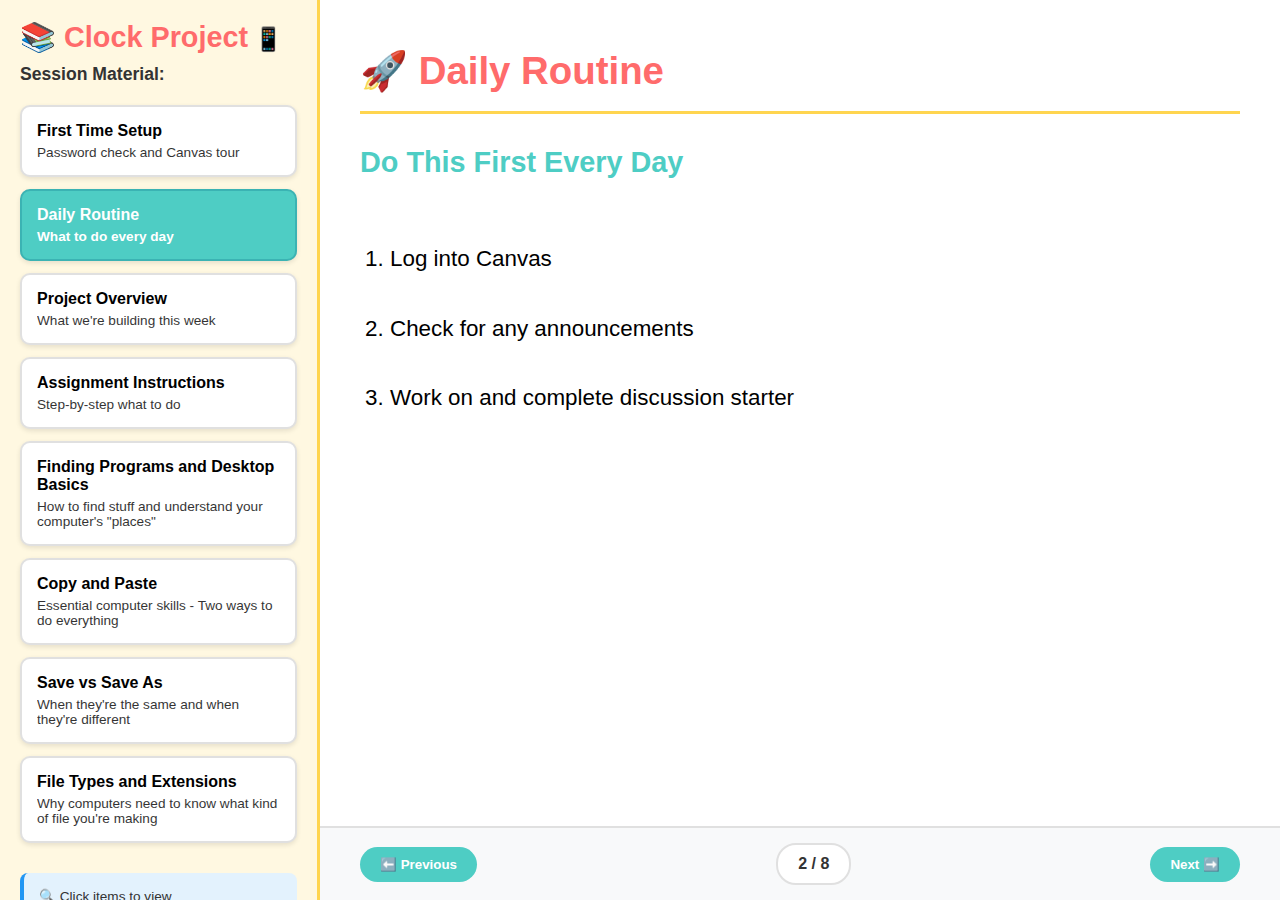
<file: 01-clock-project/presentation.html>
<!DOCTYPE html>
<html lang="en">
<head>
    <meta charset="UTF-8">
    <meta name="viewport" content="width=device-width, initial-scale=1.0">
    <title>STEM Clock Project - Teaching Tool</title>
    <link rel="stylesheet" href="simple-styles.css">
</head>
<body>
    <div id="app">
        <div id="sidebar">
            <h2>📚 Clock Project</h2>
            <h3>Session Material:</h3>
            <div id="session-list">
                <!-- Session items will be loaded here -->
            </div>
            <div id="navigation-help">
                <p>🔍 Click items to view</p>
                <p>⬅️ ➡️ Arrow keys to navigate</p>
            </div>
        </div>
        
        <div id="main-content">
            <div id="slide-container">
                <div id="current-slide">
                    <h1>🕐 Clock Project</h1>
                    <h2>Personal Desktop Clock</h2>
                    <p><em>Select session material from the sidebar to begin teaching</em></p>
                </div>
            </div>
            
            <div id="slide-navigation">
                <button id="prev-btn" disabled>⬅️ Previous</button>
                <span id="slide-counter">Welcome</span>
                <button id="next-btn" disabled>Next ➡️</button>
            </div>
        </div>
    </div>

    <script src="simple-presentation.js"></script>
</body>
</html>
</file>
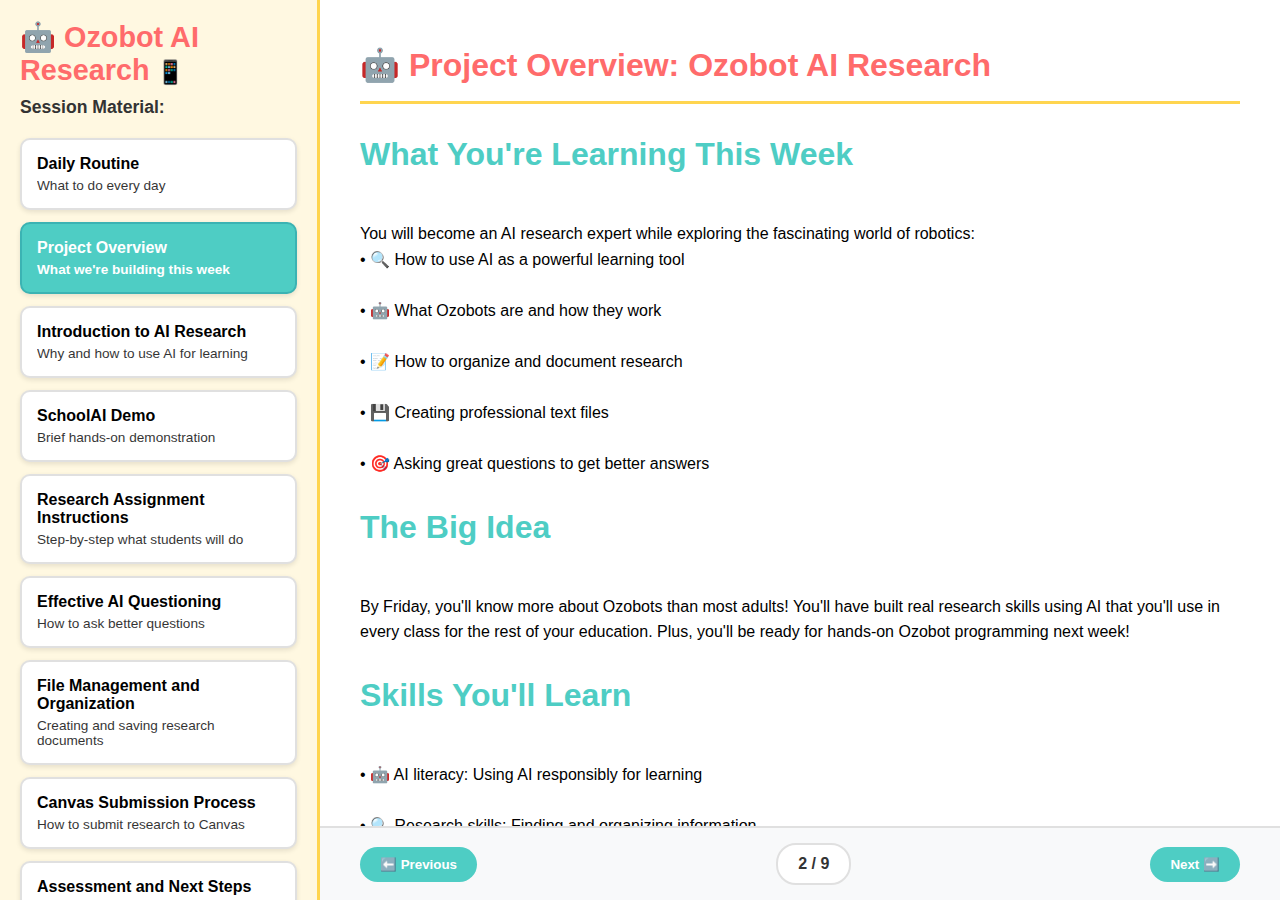
<file: 02-ozobot-ai-research/presentation.html>
<!DOCTYPE html>
<html lang="en">
<head>
    <meta charset="UTF-8">
    <meta name="viewport" content="width=device-width, initial-scale=1.0">
    <title>STEM Ozobot AI Research Project - Teaching Tool</title>
    <link rel="stylesheet" href="simple-styles.css">
</head>
<body>
    <div id="app">
        <div id="sidebar">
            <h2>🤖 Ozobot AI Research</h2>
            <h3>Session Material:</h3>
            <div id="session-list">
                <!-- Session items will be loaded here -->
            </div>
            <div id="navigation-help">
                <p>🔍 Click items to view</p>
                <p>⬅️ ➡️ Arrow keys to navigate</p>
            </div>
        </div>
        
        <div id="main-content">
            <div id="slide-container">
                <div id="current-slide">
                    <h1>🤖 Ozobot AI Research Project</h1>
                    <h2>Learning with AI + Robotics</h2>
                    <p><em>Select session material from the sidebar to begin teaching</em></p>
                </div>
            </div>
            
            <div id="slide-navigation">
                <button id="prev-btn" disabled>⬅️ Previous</button>
                <span id="slide-counter">Welcome</span>
                <button id="next-btn" disabled>Next ➡️</button>
            </div>
        </div>
    </div>

    <script src="simple-presentation.js"></script>
</body>
</html>
</file>
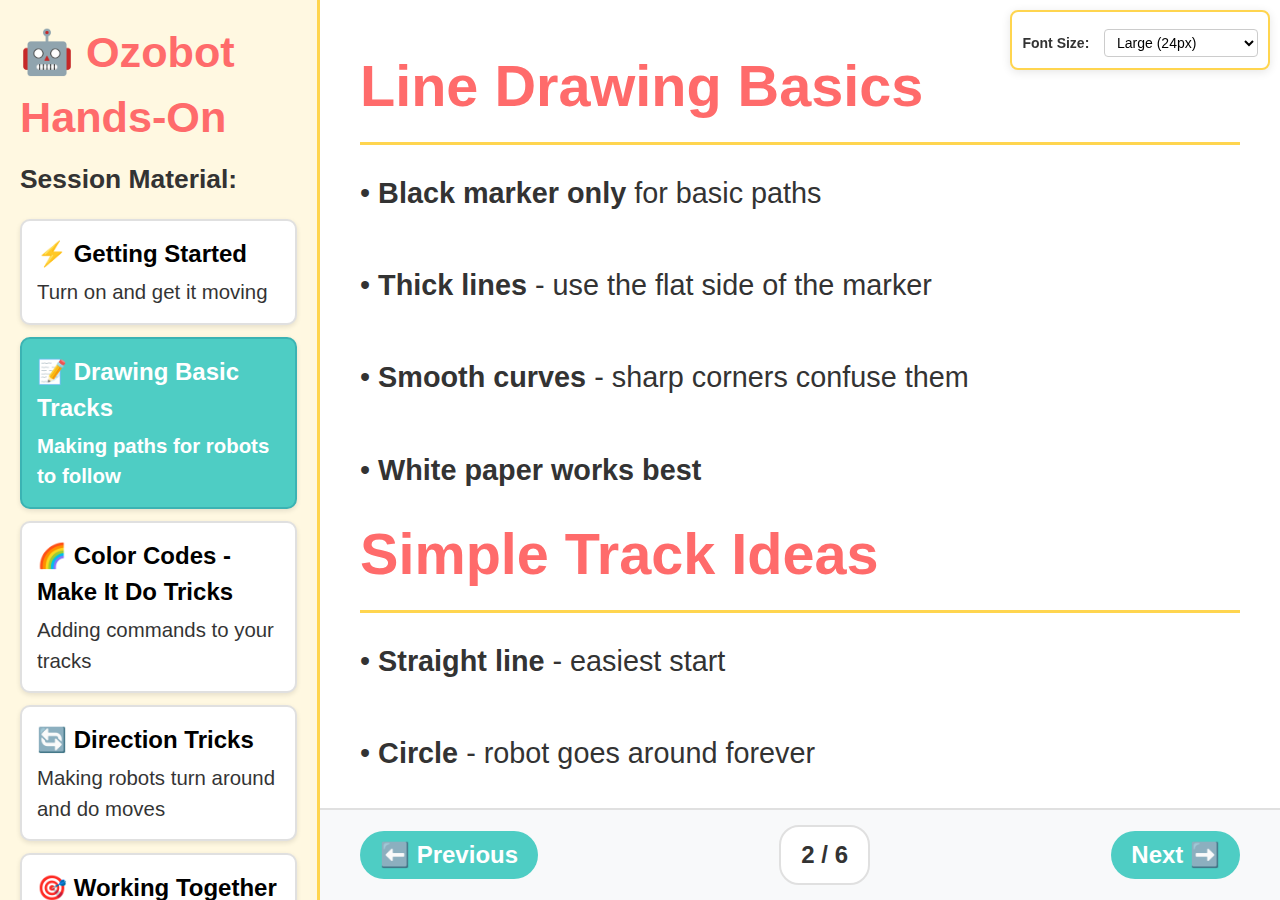
<file: 03-ozobot-experiments/presentation.html>
<!DOCTYPE html>
<html lang="en">
<head>
    <meta charset="UTF-8">
    <meta name="viewport" content="width=device-width, initial-scale=1.0">
    <title>Ozobot Hands-On Experiments - Teaching Tool</title>
    <link rel="stylesheet" href="simple-styles.css?v=1">
</head>
<body>
    <div id="app">
        <div id="font-control">
            <label for="font-size">Font Size:</label>
            <select id="font-size">
                <option value="20">Small (20px)</option>
                <option value="22">Medium (22px)</option>
                <option value="24" selected>Large (24px)</option>
                <option value="26">Extra Large (26px)</option>
                <option value="30">Huge (30px)</option>
            </select>
        </div>
        
        <div id="sidebar">
            <h2>🤖 Ozobot Hands-On</h2>
            <h3>Session Material:</h3>
            <div id="session-list">
                <!-- Session items will be loaded here -->
            </div>
            <div id="navigation-help">
                <p>🔍 Click items to view</p>
                <p>⬅️ ➡️ Arrow keys to navigate</p>
            </div>
        </div>
        
        <div id="main-content">
            <div id="slide-container">
                <div id="current-slide">
                    <h1>🤖 Ozobot Hands-On Experiments</h1>
                    <h2>Learning by Doing</h2>
                    <p><em>Select session material from the sidebar to begin teaching</em></p>
                </div>
            </div>
            
            <div id="slide-navigation">
                <button id="prev-btn" disabled>⬅️ Previous</button>
                <span id="slide-counter">Welcome</span>
                <button id="next-btn" disabled>Next ➡️</button>
            </div>
        </div>
    </div>

    <script src="simple-presentation.js"></script>
</body>
</html>
</file>
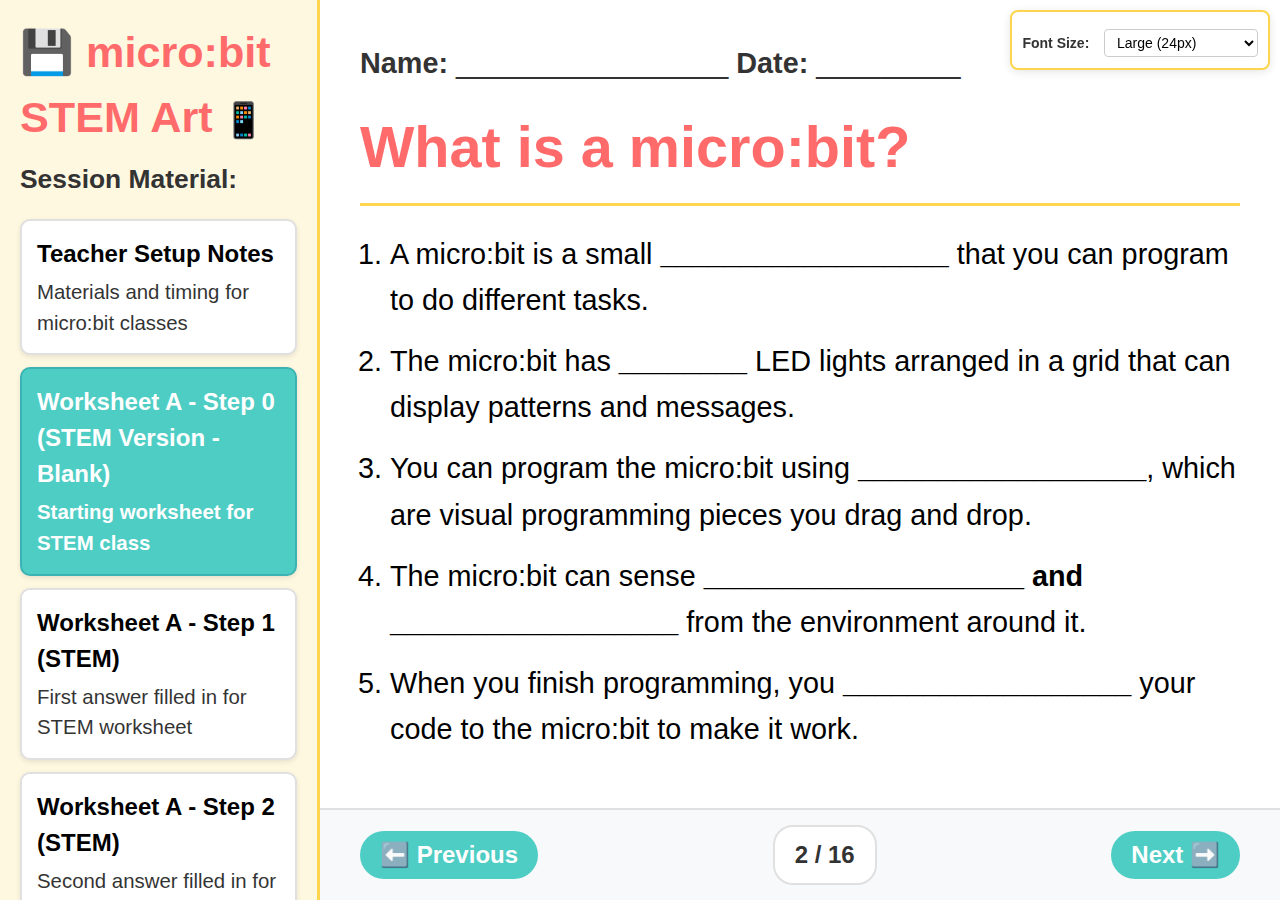
<file: 05-microbit-stem-art/presentation.html>
<!DOCTYPE html>
<html lang="en">
<head>
    <meta charset="UTF-8">
    <meta name="viewport" content="width=device-width, initial-scale=1.0">
    <title>micro:bit STEM Art Project - Teaching Tool</title>
    <link rel="stylesheet" href="simple-styles.css?v=6">
</head>
<body>
    <div id="app">
        <div id="font-control">
            <label for="font-size">Font Size:</label>
            <select id="font-size">
                <option value="20">Small (20px)</option>
                <option value="22">Medium (22px)</option>
                <option value="24" selected>Large (24px)</option>
                <option value="26">Extra Large (26px)</option>
                <option value="30">Huge (30px)</option>
            </select>
        </div>
        
        <div id="sidebar">
            <h2>💾 micro:bit STEM Art</h2>
            <h3>Session Material:</h3>
            <div id="session-list">
                <!-- Session items will be loaded here -->
            </div>
            <div id="navigation-help">
                <p>🔍 Click items to view</p>
                <p>⬅️ ➡️ Arrow keys to navigate</p>
            </div>
        </div>
        
        <div id="main-content">
            <div id="slide-container">
                <div id="current-slide">
                    <h1>💾 micro:bit STEM Art Project</h1>
                    <h2>Programming + Physical Computing</h2>
                    <p><em>Select session material from the sidebar to begin teaching</em></p>
                </div>
            </div>
            
            <div id="slide-navigation">
                <button id="prev-btn" disabled>⬅️ Previous</button>
                <span id="slide-counter">Welcome</span>
                <button id="next-btn" disabled>Next ➡️</button>
            </div>
        </div>
    </div>

    <script src="simple-presentation.js"></script>
</body>
</html>
</file>
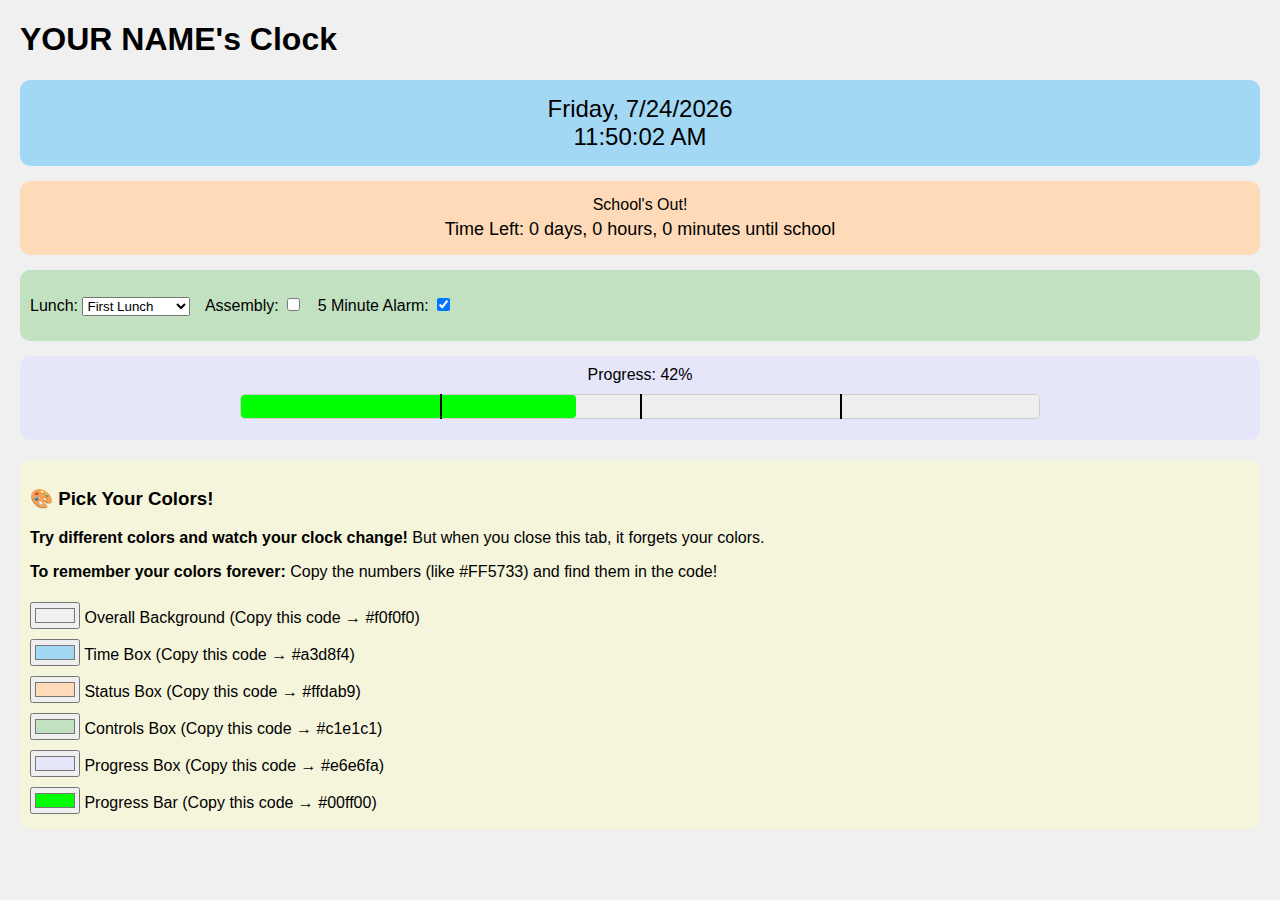
<file: 01-clock-project/code/clock.html>
<!DOCTYPE html>
<!-- Welcome to HTML! This is a comment - it won't show on your website but helps explain things -->
<!-- HTML is like the skeleton of a website - it holds everything together! -->
<html>
<head>
    <!-- The head section has information ABOUT your website, but doesn't show on the page -->
    <title>YOUR NAME's Clock</title> <!-- ⭐⭐⭐ CHALLENGE 1: Replace "YOUR NAME" with your actual name! ⭐⭐⭐ -->
    
    <!-- CSS makes things look pretty! It's like decorating your room -->
    <style>
        /* ============================================================================ */
        /* 🌟 ALL YOUR CHALLENGES ARE HERE! SCROLL DOWN TO FIND EACH ONE! 🌟 */
        /* ============================================================================ */
        
        /* ========================================
           🌈 BACKGROUND COLOR - CHALLENGE 2 HERE!
           This changes the background of the whole page
           ======================================== */
        body {
            font-family: 'Comic Sans MS', cursive, sans-serif; /* A fun, friendly font! */
            background-color: #F0F0F0; /* ⭐⭐⭐ CHALLENGE 2: Replace #F0F0F0 with your favorite background color! ⭐⭐⭐ */
            margin: 20px; /* Space around the edges */
            padding: 0;
        }
        
        /* ========================================
           🕐 TIME BOX COLOR - CHALLENGE 3 HERE!
           This changes the big blue box that shows the time
           ======================================== */
        .time-section {
            background-color: #A3D8F4; /* ⭐⭐⭐ CHALLENGE 3: Replace #A3D8F4 with your time box color! ⭐⭐⭐ */
            display: block;
            padding: 10px 20px;
            text-align: center; /* Centers the time in the middle */
            font-size: 24px; /* Makes the time nice and big */
        }
        
        /* ========================================
           📋 STATUS BOX COLOR - CHALLENGE 4 HERE!
           This changes the box that shows what period you're in
           ======================================== */
        .status-section {
            background-color: #FFDAB9; /* ⭐⭐⭐ CHALLENGE 4: Replace #FFDAB9 with your status box color! ⭐⭐⭐ */
            display: block;
            padding: 10px 20px;
            text-align: center;
        }
        
        /* ========================================
           ⚙️ CONTROLS BOX COLOR - CHALLENGE 5 HERE!
           This changes the box with lunch and assembly settings
           ======================================== */
        .controls-section {
            background-color: #C1E1C1; /* ⭐⭐⭐ CHALLENGE 5: Replace #C1E1C1 with your controls box color! ⭐⭐⭐ */
            display: block;
            padding: 10px 20px;
        }
        
        /* ========================================
           📊 PROGRESS BOX COLOR - CHALLENGE 6 HERE!
           This changes the box that shows the progress bar
           ======================================== */
        .progress-section {
            background-color: #E6E6FA; /* ⭐⭐⭐ CHALLENGE 6: Replace #E6E6FA with your progress box color! ⭐⭐⭐ */
            display: block;
            padding: 10px 20px;
            text-align: center;
        }
        
        /* ========================================
           📏 PROGRESS BAR COLOR - CHALLENGE 7 HERE!
           This changes the green progress bar itself
           ======================================== */
        progress::-webkit-progress-value {
            background-color: #00FF00; /* ⭐⭐⭐ CHALLENGE 7: Replace #00FF00 with your progress bar color! ⭐⭐⭐ */
            border-radius: 4px;
        }
        
        /* ========================================
           📝 PAGE TITLE - CHALLENGE 8 HERE!
           Scroll down and look for stars (⭐⭐⭐) that say "CHALLENGE 8"
           ======================================== */
        /* ⭐⭐⭐ CHALLENGE 8: Scroll down and look for stars (⭐⭐⭐) that say "CHALLENGE 8" to find where to change your name! ⭐⭐⭐ */
        
        /* ========================================
           🙈 HIDE COLOR PICKER - CHALLENGE 9 HERE!
           After you finish all challenges, come back here!
           ======================================== */
        /* ⭐⭐⭐ CHALLENGE 9: After you copy all your color codes above, change "block" to "none" to hide the color picker! ⭐⭐⭐ */
        .show-customize { display: block; } /* Change "block" to "none" to hide the color picker box */
        
        /* ============================================================================ */
        /* 🔧 TECHNICAL STUFF - YOU DON'T NEED TO CHANGE ANYTHING BELOW HERE! 🔧 */
        /* ============================================================================ */
        
        .section {
            margin: 15px 0; /* Space between each colorful box */
            padding: 10px; /* Space inside each box */
            border-radius: 10px; /* Rounded corners - so pretty! */
        }
        .customize {
            background-color: #F5F5DC; /* Beige for customize */
            margin-top: 20px;
            padding: 10px;
            border-radius: 10px;
        }
        #clock, #status, #timeLeft {
            margin: 5px 0;
        }
        #timeLeft {
            font-size: 18px;
        }
        
        /* Progress bar container */
        .progress-container {
            position: relative;
            display: block;
            width: 90%;
            margin: 10px auto;
            max-width: 800px;
        }
        
        #progressBar {
            width: 100%;
            height: 25px;
            background-color: #EEEEEE;
            border: 1px solid #ccc;
            border-radius: 5px;
        }
        
        /* Progress bar markings - positioned absolutely within container */
        .progress-markings {
            position: absolute;
            top: 0;
            left: 0;
            width: 100%;
            height: 25px;
            pointer-events: none; /* Don't interfere with progress bar */
        }
        
        .quarter-mark {
            position: absolute;
            width: 2px;
            height: 25px;
            background-color: #000;
            top: 0;
        }
        
        .quarter-mark.q1 { left: 25%; }
        .quarter-mark.q2 { left: 50%; }
        .quarter-mark.q3 { left: 75%; }
        
        #progressPercentage {
            font-size: 16px;
            margin-top: 5px;
        }
        
        progress::-webkit-progress-bar {
            background-color: #EEEEEE;
            border-radius: 4px;
        }
        
        .controls-row {
            margin: 10px 0;
        }
        
        label {
            display: inline-block;
            margin: 5px 10px 5px 0;
        }
    </style>
</head>
<body>
    <!-- This is the body - everything you see on the website goes here! -->
    <h1>YOUR NAME's Clock</h1> <!-- ⭐⭐⭐ CHALLENGE 8: Replace "YOUR NAME" with your actual name! ⭐⭐⭐ -->
    
    <div class="time-section section">
        <div id="clock"></div>
    </div>
    
    <div class="status-section section">
        <div id="status"></div>
        <div id="timeLeft">Time Left:</div>
    </div>
    
    <div class="controls-section section">
        <div class="controls-row">
            <label>Lunch: <select id="lunch">
                <option value="first">First Lunch</option>
                <option value="second">Second Lunch</option>
            </select></label>
            <label>Assembly: <input type="checkbox" id="assembly"></label>
            <label>5 Minute Alarm: <input type="checkbox" id="alarm" checked></label>
        </div>
    </div>
    
    <div class="progress-section section">
        <div>Progress: <span id="progressPercentage">0%</span></div>
        <div class="progress-container">
            <progress id="progressBar" value="0" max="100"></progress>
            <div class="progress-markings">
                <div class="quarter-mark q1"></div>
                <div class="quarter-mark q2"></div>
                <div class="quarter-mark q3"></div>
            </div>
        </div>
    </div>
    
    <!-- This is your color picker section! Use these to try different colors -->
    <div class="customize section show-customize">
        <h3>🎨 Pick Your Colors!</h3>
        <p><strong>Try different colors and watch your clock change!</strong> But when you close this tab, it forgets your colors.</p>
        <p><strong>To remember your colors forever:</strong> Copy the numbers (like #FF5733) and find them in the code!</p>
        
        <label><input type="color" id="bgColor" value="#f0f0f0"> Overall Background (Copy this code → <span id="bgHex">#f0f0f0</span>)</label><br>
        <label><input type="color" id="timeColor" value="#a3d8f4"> Time Box (Copy this code → <span id="timeHex">#a3d8f4</span>)</label><br>
        <label><input type="color" id="statusColor" value="#ffdab9"> Status Box (Copy this code → <span id="statusHex">#ffdab9</span>)</label><br>
        <label><input type="color" id="controlsColor" value="#c1e1c1"> Controls Box (Copy this code → <span id="controlsHex">#c1e1c1</span>)</label><br>
        <label><input type="color" id="progressColor" value="#e6e6fa"> Progress Box (Copy this code → <span id="progressHex">#e6e6fa</span>)</label><br>
        <label><input type="color" id="progressBarColor" value="#00ff00"> Progress Bar (Copy this code → <span id="barHex">#00ff00</span>)</label><br>
    </div>
    
    <!-- JavaScript makes things DO stuff! It's like the brain of your website -->
    <script>
        // This is a JavaScript comment! Comments are secret notes that don't show on your website.
        // JavaScript makes your clock actually work and tick!
        
        function updateClock() {
            const now = new Date();
            const time = now.toLocaleTimeString();
            const day = now.toLocaleDateString('en-US', { weekday: 'long' });
            const date = now.toLocaleDateString('en-US', { month: 'numeric', day: 'numeric', year: 'numeric' });
            document.getElementById('clock').innerHTML = `${day}, ${date}<br>${time}`;
        }

        // Schedule data - edit times here
        const schedules = {
            normal: [ // Mon-Thu normal
                {period: 'Period 1', start: '07:45', end: '08:36'},
                {period: 'Period 2', start: '08:40', end: '09:31'},
                {period: 'Announcements', start: '09:31', end: '09:40'},
                {period: 'Period 3', start: '09:44', end: '10:35'},
                {period: '1st Lunch', start: '10:35', end: '11:05'},
                {period: 'Period 4 (1st Lunch)', start: '11:09', end: '12:00'},
                {period: 'Period 4 (2nd Lunch)', start: '10:39', end: '11:30'},
                {period: '2nd Lunch', start: '11:30', end: '12:00'},
                {period: 'Period 5', start: '12:04', end: '12:55'},
                {period: 'Period 6', start: '12:59', end: '13:50'},
                {period: 'Period 7', start: '13:54', end: '14:45'}
            ],
            friday: [ // Friday normal
                {period: 'Period 1', start: '07:45', end: '08:18'},
                {period: 'Period 2', start: '08:22', end: '08:55'},
                {period: 'Period 3', start: '08:59', end: '09:32'},
                {period: 'Period 4', start: '09:36', end: '10:09'},
                {period: '1st Lunch', start: '10:09', end: '10:39'},
                {period: 'Period 5 (1st Lunch)', start: '10:43', end: '11:17'},
                {period: 'Period 5 (2nd Lunch)', start: '10:13', end: '10:47'},
                {period: '2nd Lunch', start: '10:47', end: '11:17'},
                {period: 'Period 6', start: '11:21', end: '11:54'},
                {period: 'Period 7', start: '11:58', end: '12:30'}
            ],
            assemblyNormal: [ // Afternoon Assembly Mon-Thu
                {period: 'Period 1', start: '07:45', end: '08:26'},
                {period: 'Period 2', start: '08:30', end: '09:11'},
                {period: 'Period 3', start: '09:15', end: '09:56'},
                {period: '1st Lunch', start: '09:56', end: '10:26'},
                {period: 'Period 4 (1st Lunch)', start: '10:30', end: '11:11'},
                {period: 'Period 4 (2nd Lunch)', start: '10:00', end: '10:41'},
                {period: '2nd Lunch', start: '10:41', end: '11:11'},
                {period: 'Period 5', start: '11:15', end: '11:56'},
                {period: 'Period 6', start: '12:00', end: '12:41'},
                {period: 'Period 7', start: '12:45', end: '13:26'},
                {period: 'Assembly', start: '13:26', end: '14:45'}
            ],
            assemblyFriday: [ // Friday Assembly
                {period: 'Period 1', start: '07:45', end: '08:08'},
                {period: 'Period 2', start: '08:12', end: '08:35'},
                {period: 'Period 3', start: '08:39', end: '09:02'},
                {period: 'Period 4', start: '09:06', end: '09:29'},
                {period: '1st Lunch', start: '09:29', end: '09:59'},
                {period: 'Period 5 (1st Lunch)', start: '10:03', end: '10:29'},
                {period: 'Period 5 (2nd Lunch)', start: '09:33', end: '09:59'},
                {period: '2nd Lunch', start: '09:59', end: '10:29'},
                {period: 'Period 6', start: '10:33', end: '10:56'},
                {period: 'Period 7', start: '11:00', end: '11:23'},
                {period: 'Assembly', start: '11:23', end: '12:30'}
            ]
        };

        // Default lunch is first lunch - Challenge 2: Change 'first' to 'second' if you have second lunch
        document.getElementById('lunch').value = 'first';

        // Alarm default - true for on
        let alarmEnabled = true; // Set to false for default off
        let lastBeepTime = 0; // Track last beep to prevent spam


        function getCurrentSchedule() {
            const now = new Date();
            const day = now.getDay(); // 0=Sun, 1=Mon, ..., 5=Fri
            const isFriday = day === 5;
            const isAssembly = document.getElementById('assembly').checked;
            const lunch = document.getElementById('lunch').value;
            
            let scheduleKey = isFriday ? 'friday' : 'normal';
            if (isAssembly) scheduleKey = 'assembly' + (isFriday ? 'Friday' : 'Normal');
            
            let schedule = [...schedules[scheduleKey]]; // Make a copy

            // Filter schedule based on lunch selection
            schedule = schedule.filter(period => {
                if (lunch === 'first') {
                    return !period.period.includes('(2nd Lunch)') && period.period !== '2nd Lunch';
                } else {
                    return !period.period.includes('(1st Lunch)') && period.period !== '1st Lunch';
                }
            });

            return schedule;
        }

        function updateSchedule() {
            const now = new Date();
            const currentTime = now.getHours() * 60 + now.getMinutes();
            const schoolStart = new Date(now.getFullYear(), 7, 18, 7, 45); // Monday, August 18, 2025, 7:45 AM
            
            // Calculate next school day
            let nextSchoolDay = new Date(now);
            if (now.getDay() === 0) { // Sunday
                nextSchoolDay.setDate(now.getDate() + 1); // Monday
            } else if (now.getDay() === 6) { // Saturday
                nextSchoolDay.setDate(now.getDate() + 2); // Monday
            } else if (now.getDay() === 5 && currentTime >= 12 * 60 + 30) { // Friday after 12:30
                nextSchoolDay.setDate(now.getDate() + 3); // Monday
            } else if (currentTime >= 14 * 60 + 45) { // After 2:45 PM on school days
                nextSchoolDay.setDate(now.getDate() + 1);
                if (nextSchoolDay.getDay() === 6) nextSchoolDay.setDate(nextSchoolDay.getDate() + 2); // Skip weekend
            }
            nextSchoolDay.setHours(7, 45, 0, 0);

            const schedule = getCurrentSchedule();
            let status = '';
            let timeLeft = 'Time Left:';
            let progress = 0;

            // Check if school is out
            if (now < schoolStart || now.getDay() === 0 || now.getDay() === 6 || 
                (now.getDay() === 5 && currentTime >= 12 * 60 + 30) ||
                (now.getDay() >= 1 && now.getDay() <= 4 && currentTime >= 14 * 60 + 45)) {
                
                const timeUntil = Math.max(0, Math.floor((nextSchoolDay - now) / 1000 / 60));
                const days = Math.floor(timeUntil / (24 * 60));
                const hours = Math.floor((timeUntil % (24 * 60)) / 60);
                const minutes = timeUntil % 60;
                status = `School's Out!`;
                timeLeft += ` ${days} ${days === 1 ? 'day' : 'days'}, ${hours} hours, ${minutes} minutes until school`;
                
                // Progress shows time since last school ended until next school starts
                const lastSchoolEnd = new Date(now);
                if (now.getDay() === 1 && currentTime < 7 * 60 + 45) { // Monday before school
                    lastSchoolEnd.setDate(now.getDate() - 3); // Previous Friday
                    lastSchoolEnd.setHours(12, 30, 0, 0);
                } else if (now.getDay() === 0) { // Sunday
                    lastSchoolEnd.setDate(now.getDate() - 2); // Friday
                    lastSchoolEnd.setHours(12, 30, 0, 0);
                } else if (now.getDay() === 6) { // Saturday
                    lastSchoolEnd.setDate(now.getDate() - 1); // Friday
                    lastSchoolEnd.setHours(12, 30, 0, 0);
                } else {
                    lastSchoolEnd.setHours(14, 45, 0, 0); // End of previous school day
                }
                
                progress = Math.min(100, ((now - lastSchoolEnd) / (nextSchoolDay - lastSchoolEnd)) * 100);
            } else {
                // During school hours
                for (let i = 0; i < schedule.length; i++) {
                    const [sh, sm] = schedule[i].start.split(':').map(Number);
                    const startMin = sh * 60 + sm;
                    const [eh, em] = schedule[i].end.split(':').map(Number);
                    const endMin = eh * 60 + em;

                    if (currentTime >= startMin && currentTime < endMin) {
                        status = schedule[i].period;
                        const remaining = endMin - currentTime;
                        const hours = Math.floor(remaining / 60);
                        const mins = remaining % 60;
                        
                        if (hours > 0) {
                            timeLeft += ` ${hours}:${mins < 10 ? '0' : ''}${mins}`;
                        } else {
                            timeLeft += ` ${mins} minutes`;
                        }
                        
                        progress = ((currentTime - startMin) / (endMin - startMin)) * 100;

                        // Alarm functionality - beep once when exactly 5 minutes remaining
                        if (remaining === 5 && alarmEnabled && (now.getTime() - lastBeepTime) > 60000) {
                            beep();
                            lastBeepTime = now.getTime();
                        }
                        break;
                    } else if (i < schedule.length - 1) {
                        const [nextSh, nextSm] = schedule[i + 1].start.split(':').map(Number);
                        const nextStartMin = nextSh * 60 + nextSm;
                        
                        if (currentTime >= endMin && currentTime < nextStartMin) {
                            status = `Between ${schedule[i].period} and ${schedule[i + 1].period}`;
                            const untilNext = nextStartMin - currentTime;
                            timeLeft += ` ${untilNext} minutes until ${schedule[i + 1].period}`;
                            progress = 0;
                            break;
                        }
                    }
                }
            }

            document.getElementById('status').innerHTML = status;
            document.getElementById('timeLeft').innerHTML = timeLeft;
            document.getElementById('progressBar').value = Math.round(progress);
            document.getElementById('progressPercentage').innerHTML = Math.round(progress) + '%';
        }

        // Function to update progress bar color
        function updateProgressBarColor(color) {
            const style = document.createElement('style');
            style.innerHTML = `
                progress::-webkit-progress-value {
                    background-color: ${color} !important;
                }
                progress::-moz-progress-bar {
                    background-color: ${color} !important;
                }
            `;
            document.head.appendChild(style);
        }

        // Color picker functions - these make the magic happen when you pick colors!
        document.getElementById('bgColor').addEventListener('input', function() {
            document.body.style.backgroundColor = this.value;
            document.getElementById('bgHex').textContent = this.value;
        });
        
        document.getElementById('timeColor').addEventListener('input', function() {
            document.querySelector('.time-section').style.backgroundColor = this.value;
            document.getElementById('timeHex').textContent = this.value;
        });
        
        document.getElementById('statusColor').addEventListener('input', function() {
            document.querySelector('.status-section').style.backgroundColor = this.value;
            document.getElementById('statusHex').textContent = this.value;
        });
        
        document.getElementById('controlsColor').addEventListener('input', function() {
            document.querySelector('.controls-section').style.backgroundColor = this.value;
            document.getElementById('controlsHex').textContent = this.value;
        });
        
        document.getElementById('progressColor').addEventListener('input', function() {
            document.querySelector('.progress-section').style.backgroundColor = this.value;
            document.getElementById('progressHex').textContent = this.value;
        });
        
        document.getElementById('progressBarColor').addEventListener('input', function() {
            updateProgressBarColor(this.value);
            document.getElementById('barHex').textContent = this.value;
        });

        // Add event listeners for schedule controls
        document.getElementById('assembly').addEventListener('change', updateSchedule);
        document.getElementById('lunch').addEventListener('change', updateSchedule);
        document.getElementById('alarm').addEventListener('change', function() {
            alarmEnabled = this.checked;
        });

        function beep() {
            try {
                const audioCtx = new (window.AudioContext || window.webkitAudioContext)();
                const oscillator = audioCtx.createOscillator();
                const gainNode = audioCtx.createGain();
                
                oscillator.connect(gainNode);
                gainNode.connect(audioCtx.destination);
                
                oscillator.type = 'sine';
                oscillator.frequency.setValueAtTime(880, audioCtx.currentTime); // A note
                gainNode.gain.setValueAtTime(0.3, audioCtx.currentTime);
                
                oscillator.start();
                setTimeout(() => {
                    gainNode.gain.exponentialRampToValueAtTime(0.01, audioCtx.currentTime + 0.5);
                    oscillator.stop(audioCtx.currentTime + 0.5);
                }, 500);
            } catch (e) {
                console.log('Audio not supported');
            }
        }

        // Initialize and start updates
        setInterval(updateClock, 1000);
        setInterval(updateSchedule, 1000);
        updateClock();
        updateSchedule();
    </script>
</body>
</html>
</file>
<file: 01-clock-project/simple-styles.css>
/* Simple Presentation Styles */
* {
    margin: 0;
    padding: 0;
    box-sizing: border-box;
}

body {
    font-family: 'Comic Sans MS', 'Trebuchet MS', cursive, sans-serif;
    background: #f0f8ff;
    height: 100vh;
    overflow: hidden;
}

#app {
    display: flex;
    height: 100vh;
}

/* Sidebar */
#sidebar {
    width: 320px;
    background: #FFF8E1;
    border-right: 3px solid #FFD54F;
    padding: 20px;
    overflow-y: auto;
    box-shadow: 3px 0 10px rgba(0,0,0,0.1);
}

#sidebar h2 {
    color: #FF6B6B;
    margin-bottom: 10px;
    font-size: 1.8em;
    font-weight: bold;
}

/* Visual indicator for data source */
#sidebar[data-mode="live"] h2::after {
    content: " 📱";
    font-size: 0.8em;
}

#sidebar[data-mode="backup"] h2::after {
    content: " 💾";
    font-size: 0.8em;
}

#sidebar h3 {
    color: #333;
    margin-bottom: 20px;
    font-size: 1.1em;
    font-weight: 600;
}

/* Session List */
.session-item {
    background: white;
    margin-bottom: 12px;
    padding: 15px;
    border-radius: 10px;
    border: 2px solid #e0e0e0;
    cursor: pointer;
    transition: all 0.3s ease;
    box-shadow: 0 2px 5px rgba(0,0,0,0.1);
}

.session-item:hover {
    background: #f0f8ff;
    border-color: #4ECDC4;
    transform: translateX(5px);
}

.session-item.selected {
    background: #4ECDC4;
    color: white;
    border-color: #3bb3b3;
    font-weight: bold;
}

.session-item.completed {
    background: #E8F5E8;
    border-color: #4CAF50;
}

.session-item .session-title {
    font-size: 1em;
    font-weight: 600;
    margin-bottom: 5px;
}

.session-item .session-description {
    font-size: 0.85em;
    opacity: 0.8;
}

.session-item.selected .session-description {
    opacity: 1;
}

/* Navigation Help */
#navigation-help {
    margin-top: 30px;
    padding: 15px;
    background: #E3F2FD;
    border-radius: 8px;
    border-left: 4px solid #2196F3;
}

#navigation-help p {
    font-size: 0.85em;
    margin-bottom: 5px;
    color: #333;
}

/* Main Content */
#main-content {
    flex: 1;
    display: flex;
    flex-direction: column;
    background: white;
}

#slide-container {
    flex: 1;
    overflow-y: auto;
    padding: 40px;
    background: white;
}

#current-slide {
    max-width: 900px;
    margin: 0 auto;
    line-height: 1.6;
}

#current-slide h1 {
    color: #FF6B6B;
    font-size: 3.5em;
    margin-bottom: 20px;
    text-align: center;
}

#current-slide h2 {
    color: #FF6B6B;
    font-size: 2.4em;
    margin-bottom: 25px;
    border-bottom: 3px solid #FFD54F;
    padding-bottom: 10px;
}

#current-slide h3 {
    color: #4ECDC4;
    font-size: 1.8em;
    margin: 25px 0 15px 0;
}

#current-slide p {
    margin-bottom: 15px;
    font-size: 1.5em;
    color: #333;
}

#current-slide ul, #current-slide ol {
    margin: 15px 0 15px 30px;
}

#current-slide li {
    margin-bottom: 8px;
    font-size: 1.4em;
}

/* Definition Boxes */
.definition-box {
    background: #FFF8E1;
    padding: 20px;
    border-left: 5px solid #FFD54F;
    margin: 20px 0;
    border-radius: 8px;
    box-shadow: 0 2px 5px rgba(0,0,0,0.05);
}

.definition-box h4 {
    color: #FF6B6B;
    font-size: 2.2em;
    margin-bottom: 10px;
}

/* Call to Action Boxes */
.call-to-action {
    background: #E8F5E8;
    padding: 20px;
    border-left: 5px solid #4ECDC4;
    margin: 20px 0;
    border-radius: 8px;
    box-shadow: 0 2px 5px rgba(0,0,0,0.05);
}

.call-to-action h4 {
    color: #4ECDC4;
    font-size: 2.2em;
    margin-bottom: 10px;
}

/* Code Snippets */
.code-example {
    background: #f5f5f5;
    padding: 15px;
    border-radius: 5px;
    border-left: 4px solid #666;
    font-family: 'Courier New', monospace;
    margin: 15px 0;
    overflow-x: auto;
}

/* Slide Navigation */
#slide-navigation {
    background: #f8f9fa;
    padding: 15px 40px;
    border-top: 2px solid #e0e0e0;
    display: flex;
    justify-content: space-between;
    align-items: center;
}

#slide-navigation button {
    background: #4ECDC4;
    color: white;
    border: none;
    padding: 10px 20px;
    border-radius: 25px;
    cursor: pointer;
    font-family: inherit;
    font-weight: 600;
    transition: all 0.3s ease;
}

#slide-navigation button:hover:not(:disabled) {
    background: #3bb3b3;
    transform: translateY(-2px);
}

#slide-navigation button:disabled {
    background: #ccc;
    cursor: not-allowed;
    transform: none;
}

#slide-counter {
    font-weight: 600;
    color: #333;
    padding: 10px 20px;
    background: white;
    border-radius: 20px;
    border: 2px solid #e0e0e0;
}

/* Responsive */
@media (max-width: 768px) {
    #app {
        flex-direction: column;
    }
    
    #sidebar {
        width: 100%;
        height: 200px;
        border-right: none;
        border-bottom: 2px solid #FFD54F;
    }
    
    #slide-container {
        padding: 20px;
    }
    
    #slide-navigation {
        padding: 10px 20px;
    }
}

/* Animation */
.slide-enter {
    animation: slideIn 0.3s ease-out;
}

@keyframes slideIn {
    from {
        opacity: 0;
        transform: translateX(20px);
    }
    to {
        opacity: 1;
        transform: translateX(0);
    }
}
</file>
<file: 02-ozobot-ai-research/simple-styles.css>
/* Simple Presentation Styles */
* {
    margin: 0;
    padding: 0;
    box-sizing: border-box;
}

body {
    font-family: 'Comic Sans MS', 'Trebuchet MS', cursive, sans-serif;
    background: #f0f8ff;
    height: 100vh;
    overflow: hidden;
}

#app {
    display: flex;
    height: 100vh;
}

/* Sidebar */
#sidebar {
    width: 320px;
    background: #FFF8E1;
    border-right: 3px solid #FFD54F;
    padding: 20px;
    overflow-y: auto;
    box-shadow: 3px 0 10px rgba(0,0,0,0.1);
}

#sidebar h2 {
    color: #FF6B6B;
    margin-bottom: 10px;
    font-size: 1.8em;
    font-weight: bold;
}

/* Visual indicator for data source */
#sidebar[data-mode="live"] h2::after {
    content: " 📱";
    font-size: 0.8em;
}

#sidebar[data-mode="backup"] h2::after {
    content: " 💾";
    font-size: 0.8em;
}

#sidebar h3 {
    color: #333;
    margin-bottom: 20px;
    font-size: 1.1em;
    font-weight: 600;
}

/* Session List */
.session-item {
    background: white;
    margin-bottom: 12px;
    padding: 15px;
    border-radius: 10px;
    border: 2px solid #e0e0e0;
    cursor: pointer;
    transition: all 0.3s ease;
    box-shadow: 0 2px 5px rgba(0,0,0,0.1);
}

.session-item:hover {
    background: #f0f8ff;
    border-color: #4ECDC4;
    transform: translateX(5px);
}

.session-item.selected {
    background: #4ECDC4;
    color: white;
    border-color: #3bb3b3;
    font-weight: bold;
}

.session-item.completed {
    background: #E8F5E8;
    border-color: #4CAF50;
}

.session-item .session-title {
    font-size: 1em;
    font-weight: 600;
    margin-bottom: 5px;
}

.session-item .session-description {
    font-size: 0.85em;
    opacity: 0.8;
}

.session-item.selected .session-description {
    opacity: 1;
}

/* Navigation Help */
#navigation-help {
    margin-top: 30px;
    padding: 15px;
    background: #E3F2FD;
    border-radius: 8px;
    border-left: 4px solid #2196F3;
}

#navigation-help p {
    font-size: 0.85em;
    margin-bottom: 5px;
    color: #333;
}

/* Main Content */
#main-content {
    flex: 1;
    display: flex;
    flex-direction: column;
    background: white;
}

#slide-container {
    flex: 1;
    overflow-y: auto;
    padding: 40px;
    background: white;
}

#current-slide {
    max-width: 900px;
    margin: 0 auto;
    line-height: 1.6;
}

/* Force larger text for projector visibility */
#current-slide * {
    font-size: 2.0em !important;
}

#current-slide h1 {
    color: #FF6B6B;
    margin-bottom: 20px;
    text-align: center;
}

#current-slide h2 {
    color: #FF6B6B;
    margin-bottom: 25px;
    border-bottom: 3px solid #FFD54F;
    padding-bottom: 10px;
}

#current-slide h3 {
    color: #4ECDC4;
    margin: 25px 0 15px 0;
}

#current-slide p {
    margin-bottom: 15px;
    color: #333;
}

#current-slide ul, #current-slide ol {
    margin: 15px 0 15px 30px;
}

#current-slide li {
    margin-bottom: 8px;
}

/* Definition Boxes */
.definition-box {
    background: #FFF8E1;
    padding: 20px;
    border-left: 5px solid #FFD54F;
    margin: 20px 0;
    border-radius: 8px;
    box-shadow: 0 2px 5px rgba(0,0,0,0.05);
}

.definition-box h4 {
    color: #FF6B6B;
    font-size: 2.8em !important;
    margin-bottom: 10px;
}

/* Call to Action Boxes */
.call-to-action {
    background: #E8F5E8;
    padding: 20px;
    border-left: 5px solid #4ECDC4;
    margin: 20px 0;
    border-radius: 8px;
    box-shadow: 0 2px 5px rgba(0,0,0,0.05);
}

.call-to-action h4 {
    color: #4ECDC4;
    font-size: 2.8em !important;
    margin-bottom: 10px;
}

/* Code Snippets */
.code-example {
    background: #f5f5f5;
    padding: 15px;
    border-radius: 5px;
    border-left: 4px solid #666;
    font-family: 'Courier New', monospace;
    margin: 15px 0;
    overflow-x: auto;
}

/* Slide Navigation */
#slide-navigation {
    background: #f8f9fa;
    padding: 15px 40px;
    border-top: 2px solid #e0e0e0;
    display: flex;
    justify-content: space-between;
    align-items: center;
}

#slide-navigation button {
    background: #4ECDC4;
    color: white;
    border: none;
    padding: 10px 20px;
    border-radius: 25px;
    cursor: pointer;
    font-family: inherit;
    font-weight: 600;
    transition: all 0.3s ease;
}

#slide-navigation button:hover:not(:disabled) {
    background: #3bb3b3;
    transform: translateY(-2px);
}

#slide-navigation button:disabled {
    background: #ccc;
    cursor: not-allowed;
    transform: none;
}

#slide-counter {
    font-weight: 600;
    color: #333;
    padding: 10px 20px;
    background: white;
    border-radius: 20px;
    border: 2px solid #e0e0e0;
}

/* Responsive */
@media (max-width: 768px) {
    #app {
        flex-direction: column;
    }
    
    #sidebar {
        width: 100%;
        height: 200px;
        border-right: none;
        border-bottom: 2px solid #FFD54F;
    }
    
    #slide-container {
        padding: 20px;
    }
    
    #slide-navigation {
        padding: 10px 20px;
    }
}

/* Animation */
.slide-enter {
    animation: slideIn 0.3s ease-out;
}

@keyframes slideIn {
    from {
        opacity: 0;
        transform: translateX(20px);
    }
    to {
        opacity: 1;
        transform: translateX(0);
    }
}
</file>
<file: 03-ozobot-experiments/simple-styles.css>
/* Simple Presentation Styles */
* {
    margin: 0;
    padding: 0;
    box-sizing: border-box;
    font-size: inherit;
}

body {
    font-family: 'Comic Sans MS', 'Trebuchet MS', cursive, sans-serif;
    background: #f0f8ff;
    height: 100vh;
    overflow: hidden;
    font-size: 24px; /* Base size for projection */
    line-height: 1.5;
}

#app {
    display: flex;
    height: 100vh;
    position: relative;
}

/* Font Size Control */
#font-control {
    position: fixed;
    top: 10px;
    right: 10px;
    z-index: 100;
    background: white;
    padding: 10px;
    border-radius: 8px;
    box-shadow: 0 2px 10px rgba(0,0,0,0.1);
    border: 2px solid #FFD54F;
}

#font-control label {
    font-size: 14px;
    font-weight: 600;
    color: #333;
    margin-right: 8px;
}

#font-control select {
    font-size: 14px;
    padding: 4px 8px;
    border: 1px solid #ccc;
    border-radius: 4px;
    background: white;
}

/* Sidebar */
#sidebar {
    width: 320px;
    background: #FFF8E1;
    border-right: 3px solid #FFD54F;
    padding: 20px;
    overflow-y: auto;
    box-shadow: 3px 0 10px rgba(0,0,0,0.1);
}

#sidebar h2 {
    color: #FF6B6B;
    margin-bottom: 10px;
    font-size: 1.8em;
    font-weight: bold;
}

#sidebar h3 {
    color: #333;
    margin-bottom: 20px;
    font-size: 1.1em;
    font-weight: 600;
}

/* Session List */
.session-item {
    background: white;
    margin-bottom: 12px;
    padding: 15px;
    border-radius: 10px;
    border: 2px solid #e0e0e0;
    cursor: pointer;
    transition: all 0.3s ease;
    box-shadow: 0 2px 5px rgba(0,0,0,0.1);
}

.session-item:hover {
    background: #f0f8ff;
    border-color: #4ECDC4;
    transform: translateX(5px);
}

.session-item.selected {
    background: #4ECDC4;
    color: white;
    border-color: #3bb3b3;
    font-weight: bold;
}

.session-item .session-title {
    font-size: 1em;
    font-weight: 600;
    margin-bottom: 5px;
}

.session-item .session-description {
    font-size: 0.85em;
    opacity: 0.8;
}

.session-item.selected .session-description {
    opacity: 1;
}

/* Navigation Help */
#navigation-help {
    margin-top: 30px;
    padding: 15px;
    background: #E3F2FD;
    border-radius: 8px;
    border-left: 4px solid #2196F3;
}

#navigation-help p {
    font-size: 0.85em;
    margin-bottom: 5px;
    color: #333;
}

/* Main Content */
#main-content {
    flex: 1;
    display: flex;
    flex-direction: column;
    background: white;
}

#slide-container {
    flex: 1;
    overflow-y: auto;
    padding: 40px;
    background: white;
}

#current-slide {
    max-width: 900px;
    margin: 0 auto;
    line-height: 1.6;
}

/* Projector-friendly font hierarchy scaling from base */
#current-slide {
    font-size: 1.2em; /* slightly larger than base for content area */
}

#current-slide h1 {
    color: #FF6B6B;
    margin-bottom: 20px;
    text-align: center;
    font-size: 2.5em;
}

#current-slide h2 {
    color: #FF6B6B;
    margin-bottom: 25px;
    border-bottom: 3px solid #FFD54F;
    padding-bottom: 10px;
    font-size: 2em;
}

#current-slide h3 {
    color: #4ECDC4;
    margin: 25px 0 15px 0;
    font-size: 1.5em;
}

#current-slide h4 {
    font-size: 1.3em;
}

#current-slide p {
    margin-bottom: 15px;
    color: #333;
    font-size: 1em;
}

#current-slide ul, #current-slide ol {
    margin: 15px 0 15px 30px;
    font-size: 1em;
}

#current-slide li {
    margin-bottom: 8px;
    font-size: 1em;
}

/* Color Code Display */
.color-code {
    display: inline-flex;
    align-items: center;
    background: white;
    padding: 8px 15px;
    border-radius: 15px;
    margin: 5px;
    border: 2px solid #ddd;
    font-family: monospace;
    font-weight: bold;
}

.color-square {
    width: 20px;
    height: 20px;
    border-radius: 3px;
    margin-right: 5px;
    border: 1px solid #333;
}

.color-black { background-color: #000; }
.color-red { background-color: #EC2027; }
.color-green { background-color: #49B749; }
.color-blue { background-color: #1183C6; }

/* Definition Boxes */
.definition-box {
    background: #FFF8E1;
    padding: 20px;
    border-left: 5px solid #FFD54F;
    margin: 20px 0;
    border-radius: 8px;
    box-shadow: 0 2px 5px rgba(0,0,0,0.05);
}

.definition-box h4 {
    color: #FF6B6B;
    margin-bottom: 10px;
}

/* Call to Action Boxes */
.call-to-action {
    background: #E8F5E8;
    padding: 20px;
    border-left: 5px solid #4ECDC4;
    margin: 20px 0;
    border-radius: 8px;
    box-shadow: 0 2px 5px rgba(0,0,0,0.05);
}

.call-to-action h4 {
    color: #4ECDC4;
    margin-bottom: 10px;
}

/* Slide Navigation */
#slide-navigation {
    background: #f8f9fa;
    padding: 15px 40px;
    border-top: 2px solid #e0e0e0;
    display: flex;
    justify-content: space-between;
    align-items: center;
}

#slide-navigation button {
    background: #4ECDC4;
    color: white;
    border: none;
    padding: 10px 20px;
    border-radius: 25px;
    cursor: pointer;
    font-family: inherit;
    font-weight: 600;
    transition: all 0.3s ease;
}

#slide-navigation button:hover:not(:disabled) {
    background: #3bb3b3;
    transform: translateY(-2px);
}

#slide-navigation button:disabled {
    background: #ccc;
    cursor: not-allowed;
    transform: none;
}

#slide-counter {
    font-weight: 600;
    color: #333;
    padding: 10px 20px;
    background: white;
    border-radius: 20px;
    border: 2px solid #e0e0e0;
}

/* Responsive */
@media (max-width: 768px) {
    #app {
        flex-direction: column;
    }
    
    #sidebar {
        width: 100%;
        height: 200px;
        border-right: none;
        border-bottom: 2px solid #FFD54F;
    }
    
    #slide-container {
        padding: 20px;
    }
    
    #slide-navigation {
        padding: 10px 20px;
    }
}

/* Animation */
.slide-enter {
    animation: slideIn 0.3s ease-out;
}

@keyframes slideIn {
    from {
        opacity: 0;
        transform: translateX(20px);
    }
    to {
        opacity: 1;
        transform: translateX(0);
    }
}
</file>
<file: 05-microbit-stem-art/simple-styles.css>
/* Simple Presentation Styles */
* {
    margin: 0;
    padding: 0;
    box-sizing: border-box;
    font-size: inherit;
}

body {
    font-family: 'Comic Sans MS', 'Trebuchet MS', cursive, sans-serif;
    background: #f0f8ff;
    height: 100vh;
    overflow: hidden;
    font-size: 24px; /* Base size for projection */
    line-height: 1.5;
}

#app {
    display: flex;
    height: 100vh;
    position: relative;
}

/* Font Size Control */
#font-control {
    position: fixed;
    top: 10px;
    right: 10px;
    z-index: 100;
    background: white;
    padding: 10px;
    border-radius: 8px;
    box-shadow: 0 2px 10px rgba(0,0,0,0.1);
    border: 2px solid #FFD54F;
}

#font-control label {
    font-size: 14px;
    font-weight: 600;
    color: #333;
    margin-right: 8px;
}

#font-control select {
    font-size: 14px;
    padding: 4px 8px;
    border: 1px solid #ccc;
    border-radius: 4px;
    background: white;
}

/* Sidebar */
#sidebar {
    width: 320px;
    background: #FFF8E1;
    border-right: 3px solid #FFD54F;
    padding: 20px;
    overflow-y: auto;
    box-shadow: 3px 0 10px rgba(0,0,0,0.1);
}

#sidebar h2 {
    color: #FF6B6B;
    margin-bottom: 10px;
    font-size: 1.8em;
    font-weight: bold;
}

/* Visual indicator for data source */
#sidebar[data-mode="live"] h2::after {
    content: " 📱";
    font-size: 0.8em;
}

#sidebar[data-mode="backup"] h2::after {
    content: " 💾";
    font-size: 0.8em;
}

#sidebar h3 {
    color: #333;
    margin-bottom: 20px;
    font-size: 1.1em;
    font-weight: 600;
}

/* Session List */
.session-item {
    background: white;
    margin-bottom: 12px;
    padding: 15px;
    border-radius: 10px;
    border: 2px solid #e0e0e0;
    cursor: pointer;
    transition: all 0.3s ease;
    box-shadow: 0 2px 5px rgba(0,0,0,0.1);
}

.session-item:hover {
    background: #f0f8ff;
    border-color: #4ECDC4;
    transform: translateX(5px);
}

.session-item.selected {
    background: #4ECDC4;
    color: white;
    border-color: #3bb3b3;
    font-weight: bold;
}

.session-item.completed {
    background: #E8F5E8;
    border-color: #4CAF50;
}

.session-item .session-title {
    font-size: 1em;
    font-weight: 600;
    margin-bottom: 5px;
}

.session-item .session-description {
    font-size: 0.85em;
    opacity: 0.8;
}

.session-item.selected .session-description {
    opacity: 1;
}

/* Navigation Help */
#navigation-help {
    margin-top: 30px;
    padding: 15px;
    background: #E3F2FD;
    border-radius: 8px;
    border-left: 4px solid #2196F3;
}

#navigation-help p {
    font-size: 0.85em;
    margin-bottom: 5px;
    color: #333;
}

/* Main Content */
#main-content {
    flex: 1;
    display: flex;
    flex-direction: column;
    background: white;
}

#slide-container {
    flex: 1;
    overflow-y: auto;
    padding: 40px;
    background: white;
}

#current-slide {
    max-width: 900px;
    margin: 0 auto;
    line-height: 1.6;
}

/* Projector-friendly font hierarchy scaling from 18px base */
#current-slide {
    font-size: 1.2em; /* 21.6px - slightly larger than base for content area */
}

#current-slide h1 {
    color: #FF6B6B;
    margin-bottom: 20px;
    text-align: center;
    font-size: 2.5em; /* ~54px */
}

#current-slide h2 {
    color: #FF6B6B;
    margin-bottom: 25px;
    border-bottom: 3px solid #FFD54F;
    padding-bottom: 10px;
    font-size: 2em; /* ~43px */
}

#current-slide h3 {
    color: #4ECDC4;
    margin: 25px 0 15px 0;
    font-size: 1.5em; /* ~32px */
}

#current-slide h4 {
    font-size: 1.3em; /* ~28px */
}

#current-slide h5 {
    font-size: 1.1em; /* ~24px */
}

#current-slide h6 {
    font-size: 1em; /* ~22px */
}

#current-slide p {
    margin-bottom: 15px;
    color: #333;
    font-size: 1em; /* ~22px - inherits from #current-slide */
}

#current-slide ul, #current-slide ol {
    margin: 15px 0 15px 30px;
    font-size: 1em; /* ~22px */
}

#current-slide li {
    margin-bottom: 8px;
    font-size: 1em; /* ~22px */
}

/* Definition Boxes */
.definition-box {
    background: #FFF8E1;
    padding: 20px;
    border-left: 5px solid #FFD54F;
    margin: 20px 0;
    border-radius: 8px;
    box-shadow: 0 2px 5px rgba(0,0,0,0.05);
}

.definition-box h4 {
    color: #FF6B6B;
    margin-bottom: 10px;
}

/* Call to Action Boxes */
.call-to-action {
    background: #E8F5E8;
    padding: 20px;
    border-left: 5px solid #4ECDC4;
    margin: 20px 0;
    border-radius: 8px;
    box-shadow: 0 2px 5px rgba(0,0,0,0.05);
}

.call-to-action h4 {
    color: #4ECDC4;
    margin-bottom: 10px;
}

/* Code Snippets */
.code-example {
    background: #f5f5f5;
    padding: 15px;
    border-radius: 5px;
    border-left: 4px solid #666;
    font-family: 'Courier New', monospace;
    margin: 15px 0;
    overflow-x: auto;
}

/* Slide Navigation */
#slide-navigation {
    background: #f8f9fa;
    padding: 15px 40px;
    border-top: 2px solid #e0e0e0;
    display: flex;
    justify-content: space-between;
    align-items: center;
}

#slide-navigation button {
    background: #4ECDC4;
    color: white;
    border: none;
    padding: 10px 20px;
    border-radius: 25px;
    cursor: pointer;
    font-family: inherit;
    font-weight: 600;
    transition: all 0.3s ease;
}

#slide-navigation button:hover:not(:disabled) {
    background: #3bb3b3;
    transform: translateY(-2px);
}

#slide-navigation button:disabled {
    background: #ccc;
    cursor: not-allowed;
    transform: none;
}

#slide-counter {
    font-weight: 600;
    color: #333;
    padding: 10px 20px;
    background: white;
    border-radius: 20px;
    border: 2px solid #e0e0e0;
}

/* Responsive */
@media (max-width: 768px) {
    #app {
        flex-direction: column;
    }
    
    #sidebar {
        width: 100%;
        height: 200px;
        border-right: none;
        border-bottom: 2px solid #FFD54F;
    }
    
    #slide-container {
        padding: 20px;
    }
    
    #slide-navigation {
        padding: 10px 20px;
    }
}

/* Animation */
.slide-enter {
    animation: slideIn 0.3s ease-out;
}

@keyframes slideIn {
    from {
        opacity: 0;
        transform: translateX(20px);
    }
    to {
        opacity: 1;
        transform: translateX(0);
    }
}
</file>
